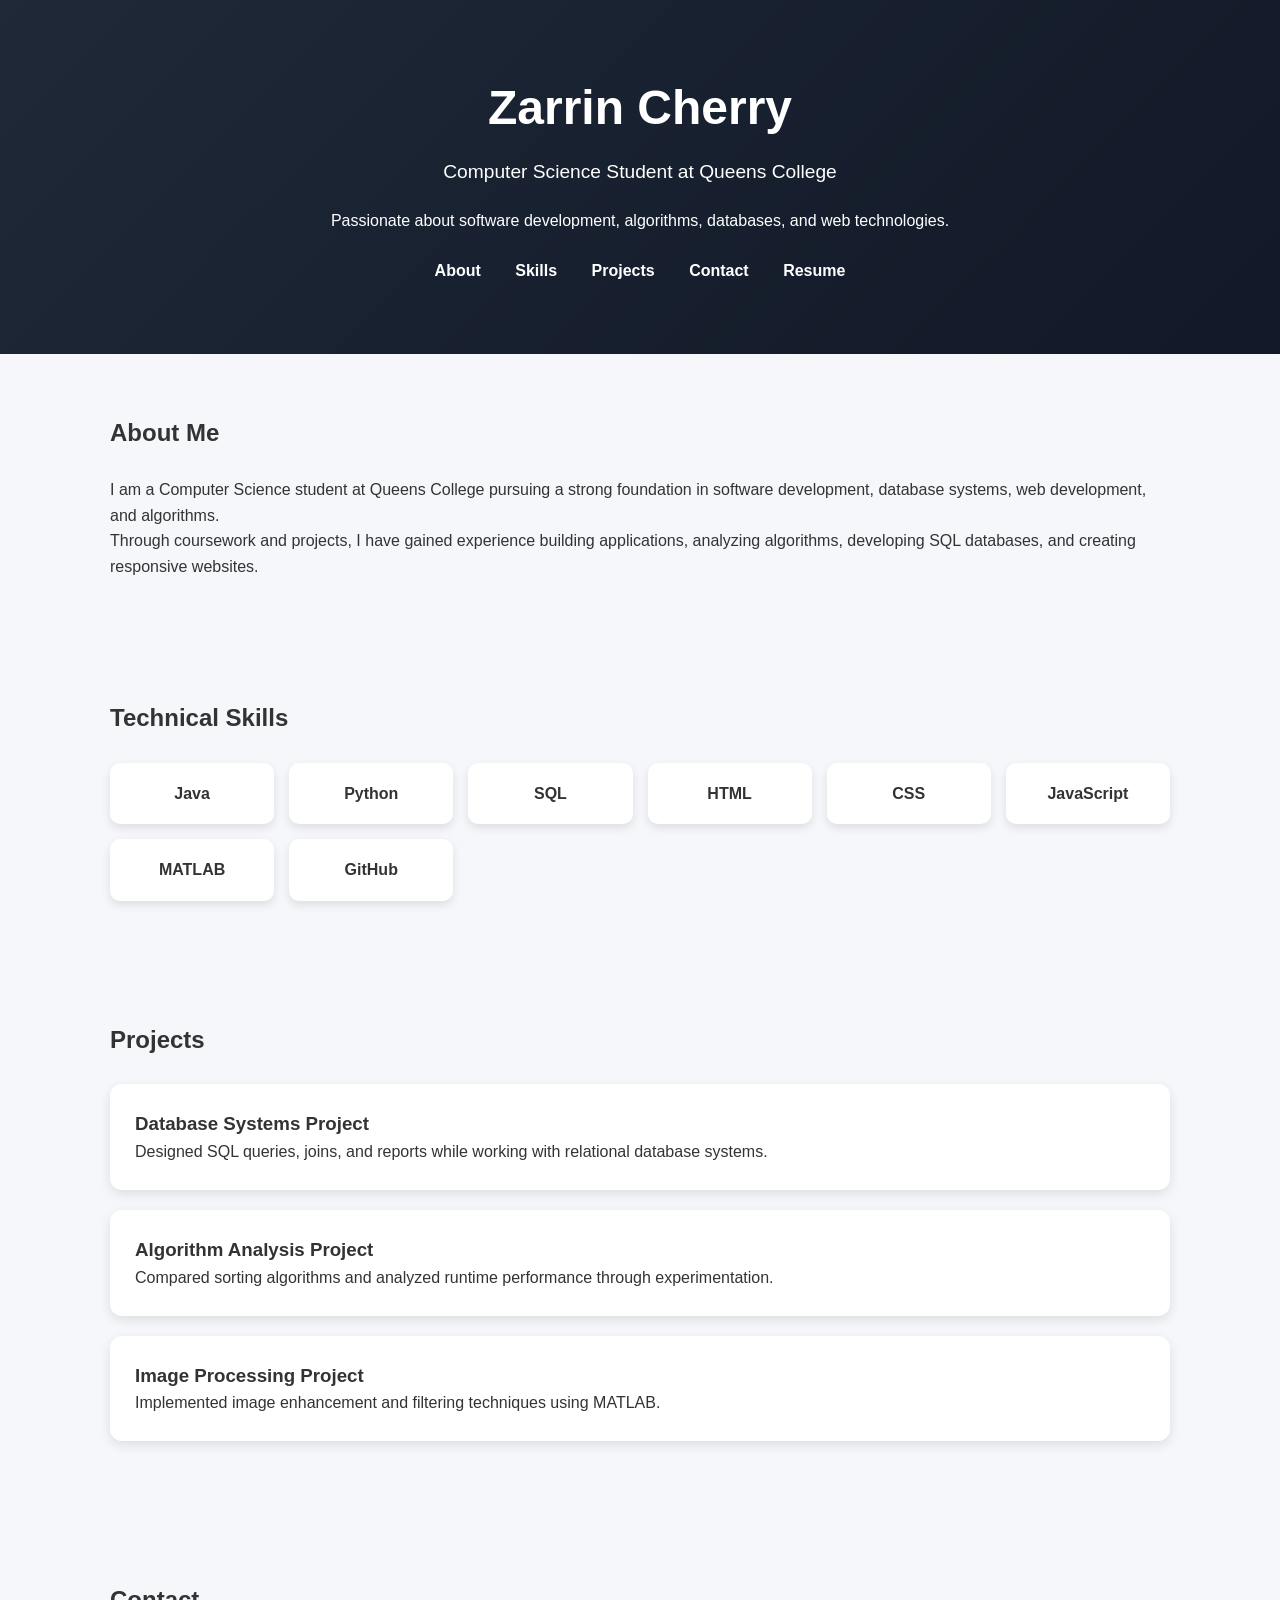
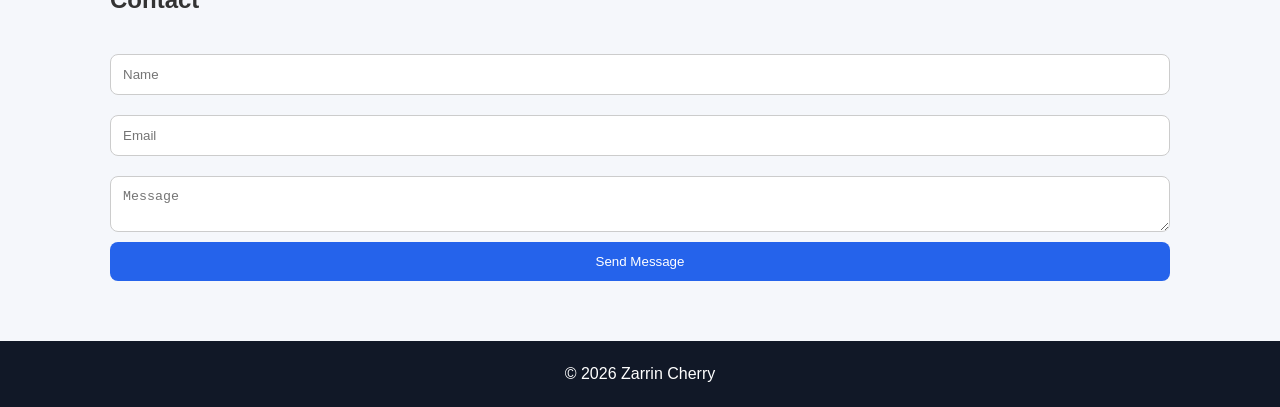
<file: index.html>
<!DOCTYPE html>
<html lang="en">
<head>
    <meta charset="UTF-8">
    <meta name="viewport" content="width=device-width, initial-scale=1.0">
    <title>Zarrin Cherry Portfolio</title>
    <link rel="stylesheet" href="style.css">
</head>
<body>

<header class="hero">
    <h1>Zarrin Cherry</h1>
    <p class="subtitle">Computer Science Student at Queens College</p>

    <p class="intro">
        Passionate about software development, algorithms,
        databases, and web technologies.
    </p>

    <nav>
        <a href="#about">About</a>
        <a href="#skills">Skills</a>
        <a href="#projects">Projects</a>
        <a href="#contact">Contact</a>
        <a href="resume.html">Resume</a>
    </nav>
</header>

<section id="about">
    <h2>About Me</h2>

    <p>
        I am a Computer Science student at Queens College pursuing
        a strong foundation in software development, database systems,
        web development, and algorithms.
    </p>

    <p>
        Through coursework and projects, I have gained experience
        building applications, analyzing algorithms, developing SQL
        databases, and creating responsive websites.
    </p>
</section>

<section id="skills">
    <h2>Technical Skills</h2>

    <div class="skills-grid">
        <div class="skill-card">Java</div>
        <div class="skill-card">Python</div>
        <div class="skill-card">SQL</div>
        <div class="skill-card">HTML</div>
        <div class="skill-card">CSS</div>
        <div class="skill-card">JavaScript</div>
        <div class="skill-card">MATLAB</div>
        <div class="skill-card">GitHub</div>
    </div>
</section>

<section id="projects">
    <h2>Projects</h2>

    <div class="card">
        <h3>Database Systems Project</h3>
        <p>
            Designed SQL queries, joins, and reports while working
            with relational database systems.
        </p>
    </div>

    <div class="card">
        <h3>Algorithm Analysis Project</h3>
        <p>
            Compared sorting algorithms and analyzed runtime
            performance through experimentation.
        </p>
    </div>

    <div class="card">
        <h3>Image Processing Project</h3>
        <p>
            Implemented image enhancement and filtering techniques
            using MATLAB.
        </p>
    </div>
</section>

<section id="contact">
    <h2>Contact</h2>

    <form id="contactForm">
        <input type="text" placeholder="Name" required>
        <input type="email" placeholder="Email" required>
        <textarea placeholder="Message" required></textarea>

        <button type="submit">Send Message</button>
    </form>
</section>

<footer>
    <p>© 2026 Zarrin Cherry</p>
</footer>

<script src="script.js"></script>

</body>
</html>
</file>
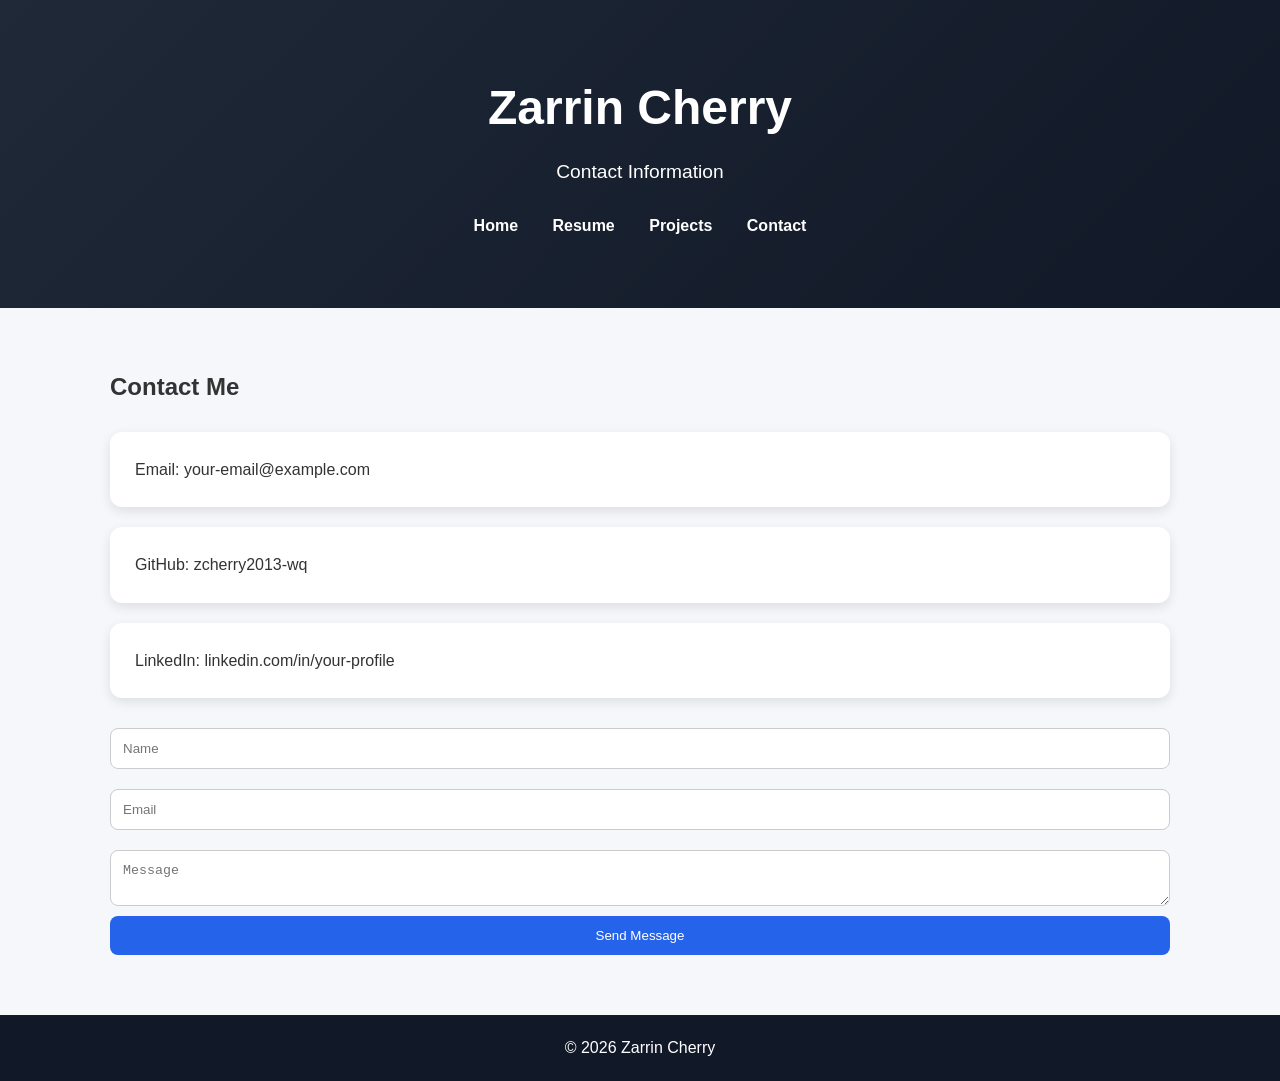
<file: contact.html>
<!DOCTYPE html>
<html lang="en">
<head>
<meta charset="UTF-8">
<meta name="viewport" content="width=device-width, initial-scale=1.0">
<title>Contact</title>
<link rel="stylesheet" href="style.css">
</head>
<body>

<header class="hero">
    <h1>Zarrin Cherry</h1>
    <p class="subtitle">Contact Information</p>

    <nav>
        <a href="index.html">Home</a>
        <a href="resume.html">Resume</a>
        <a href="projects.html">Projects</a>
        <a href="contact.html">Contact</a>
    </nav>
</header>

<section>

<h2>Contact Me</h2>

<div class="card">
    <p>Email: your-email@example.com</p>
</div>

<div class="card">
    <p>GitHub: zcherry2013-wq</p>
</div>

<div class="card">
    <p>LinkedIn: linkedin.com/in/your-profile</p>
</div>

<form id="contactForm">
    <input type="text" placeholder="Name" required>
    <input type="email" placeholder="Email" required>
    <textarea placeholder="Message" required></textarea>
    <button type="submit">Send Message</button>
</form>

</section>

<footer>
<p>© 2026 Zarrin Cherry</p>
</footer>

<script src="script.js"></script>

</body>
</html>
</file>
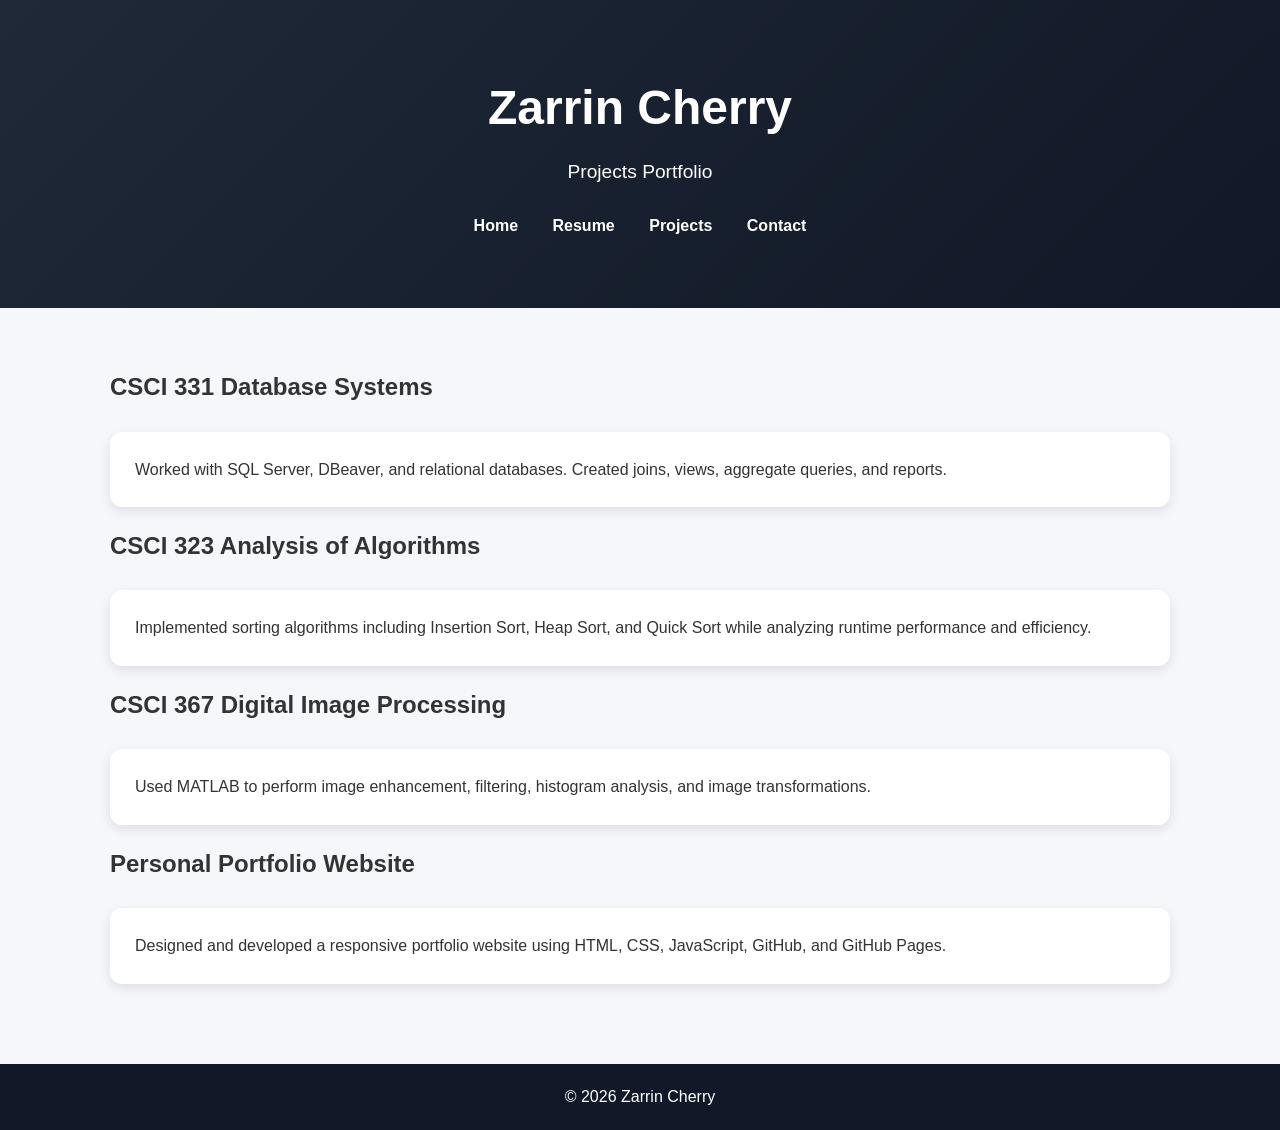
<file: projects.html>
<!DOCTYPE html>
<html lang="en">
<head>
<meta charset="UTF-8">
<meta name="viewport" content="width=device-width, initial-scale=1.0">
<title>Projects</title>
<link rel="stylesheet" href="style.css">
</head>
<body>

<header class="hero">
    <h1>Zarrin Cherry</h1>
    <p class="subtitle">Projects Portfolio</p>

    <nav>
        <a href="index.html">Home</a>
        <a href="resume.html">Resume</a>
        <a href="projects.html">Projects</a>
        <a href="contact.html">Contact</a>
    </nav>
</header>

<section>

<h2>CSCI 331 Database Systems</h2>

<div class="card">
    <p>
        Worked with SQL Server, DBeaver, and relational databases.
        Created joins, views, aggregate queries, and reports.
    </p>
</div>

<h2>CSCI 323 Analysis of Algorithms</h2>

<div class="card">
    <p>
        Implemented sorting algorithms including Insertion Sort,
        Heap Sort, and Quick Sort while analyzing runtime
        performance and efficiency.
    </p>
</div>

<h2>CSCI 367 Digital Image Processing</h2>

<div class="card">
    <p>
        Used MATLAB to perform image enhancement, filtering,
        histogram analysis, and image transformations.
    </p>
</div>

<h2>Personal Portfolio Website</h2>

<div class="card">
    <p>
        Designed and developed a responsive portfolio website
        using HTML, CSS, JavaScript, GitHub, and GitHub Pages.
    </p>
</div>

</section>

<footer>
<p>© 2026 Zarrin Cherry</p>
</footer>

</body>
</html>
</file>
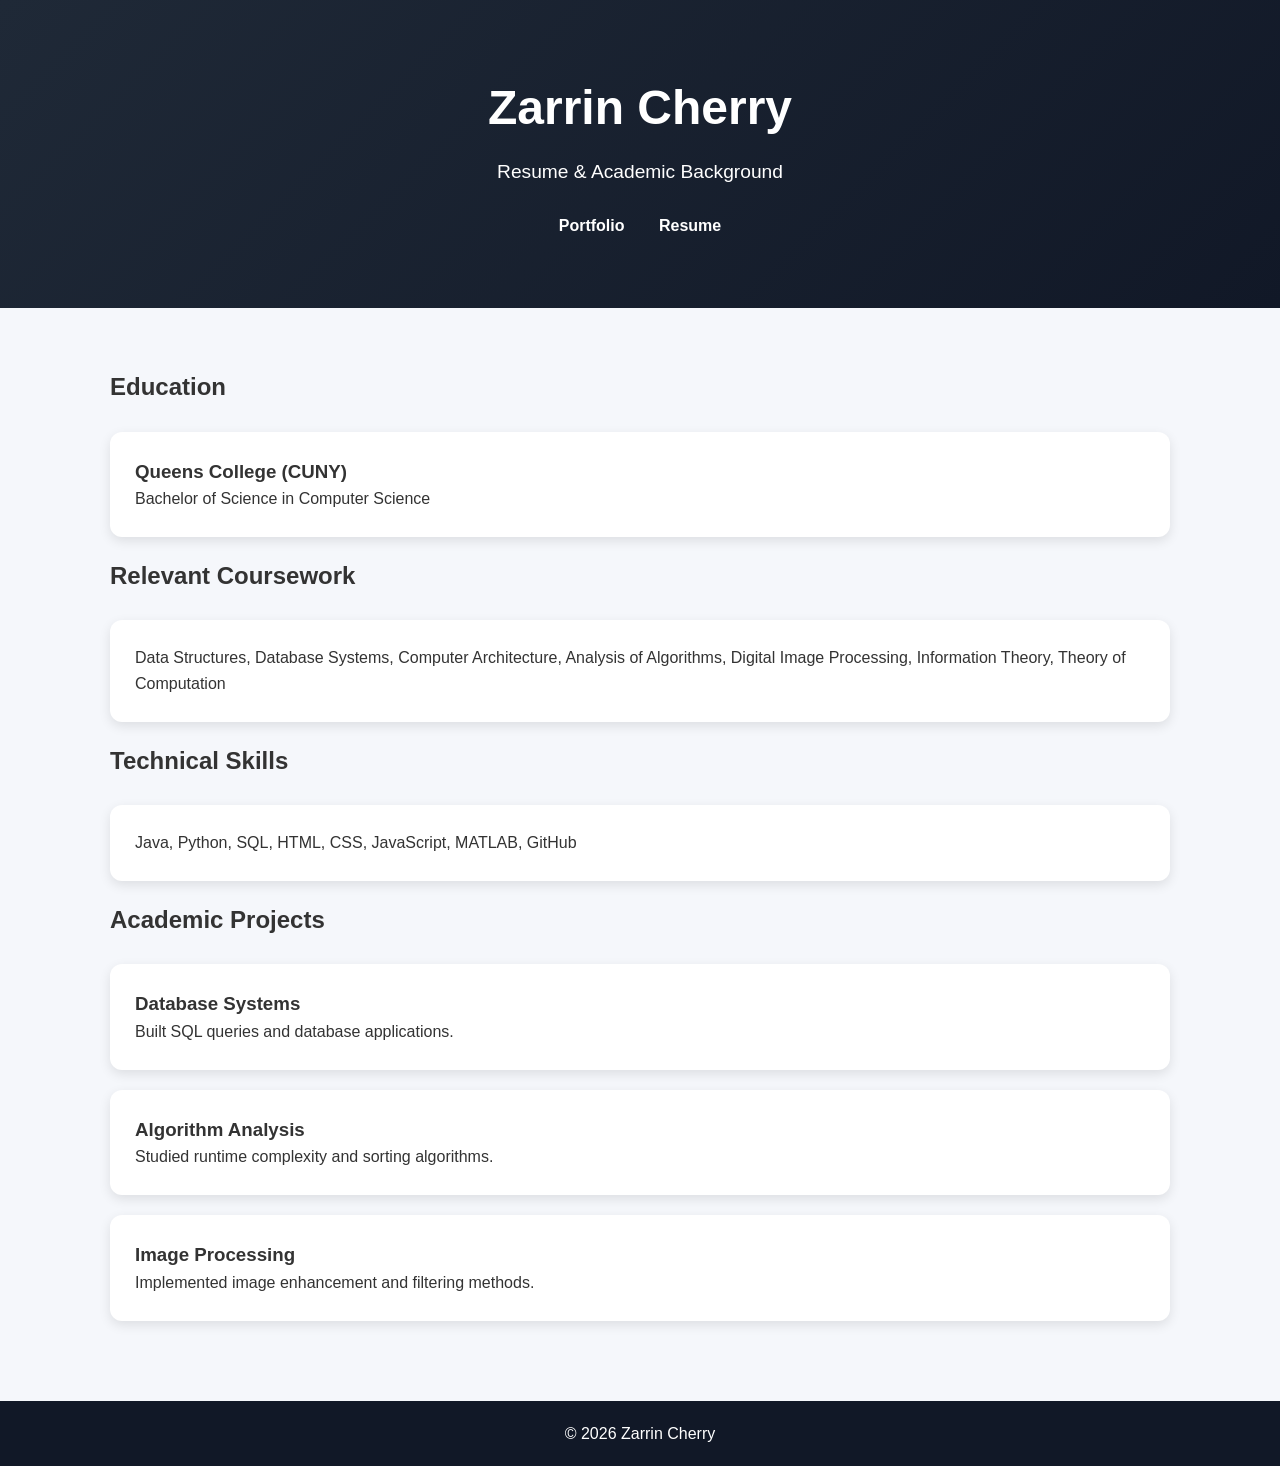
<file: resume.html>
<!DOCTYPE html>
<html lang="en">
<head>
<meta charset="UTF-8">
<meta name="viewport" content="width=device-width, initial-scale=1.0">
<title>Resume</title>
<link rel="stylesheet" href="style.css">
</head>
<body>

<header class="hero">
    <h1>Zarrin Cherry</h1>
    <p class="subtitle">Resume & Academic Background</p>

    <nav>
        <a href="index.html">Portfolio</a>
        <a href="resume.html">Resume</a>
    </nav>
</header>

<section>

<h2>Education</h2>

<div class="card">
    <h3>Queens College (CUNY)</h3>
    <p>Bachelor of Science in Computer Science</p>
</div>

<h2>Relevant Coursework</h2>

<div class="card">
    <p>
        Data Structures,
        Database Systems,
        Computer Architecture,
        Analysis of Algorithms,
        Digital Image Processing,
        Information Theory,
        Theory of Computation
    </p>
</div>

<h2>Technical Skills</h2>

<div class="card">
    <p>
        Java, Python, SQL, HTML, CSS,
        JavaScript, MATLAB, GitHub
    </p>
</div>

<h2>Academic Projects</h2>

<div class="card">
    <h3>Database Systems</h3>
    <p>Built SQL queries and database applications.</p>
</div>

<div class="card">
    <h3>Algorithm Analysis</h3>
    <p>Studied runtime complexity and sorting algorithms.</p>
</div>

<div class="card">
    <h3>Image Processing</h3>
    <p>Implemented image enhancement and filtering methods.</p>
</div>

</section>

<footer>
    <p>© 2026 Zarrin Cherry</p>
</footer>

</body>
</html>
</file>
<file: style.css>
*{
    margin:0;
    padding:0;
    box-sizing:border-box;
}

body{
    font-family:Arial,sans-serif;
    background:#f5f7fb;
    color:#333;
    line-height:1.6;
}

.hero{
    background:linear-gradient(135deg,#1f2937,#111827);
    color:white;
    text-align:center;
    padding:70px 20px;
}

.hero h1{
    font-size:3rem;
}

.subtitle{
    margin-top:10px;
    font-size:1.2rem;
}

.intro{
    max-width:700px;
    margin:20px auto;
}

nav{
    margin-top:25px;
}

nav a{
    color:white;
    text-decoration:none;
    margin:0 15px;
    font-weight:bold;
}

nav a:hover{
    color:#60a5fa;
}

section{
    max-width:1100px;
    margin:auto;
    padding:60px 20px;
}

h2{
    margin-bottom:25px;
}

.skills-grid{
    display:grid;
    grid-template-columns:repeat(auto-fit,minmax(150px,1fr));
    gap:15px;
}

.skill-card{
    background:white;
    padding:18px;
    text-align:center;
    border-radius:10px;
    box-shadow:0 4px 10px rgba(0,0,0,.1);
    font-weight:bold;
}

.card{
    background:white;
    padding:25px;
    margin-bottom:20px;
    border-radius:12px;
    box-shadow:0 4px 12px rgba(0,0,0,.1);
    transition:.3s;
}

.card:hover{
    transform:translateY(-5px);
}

form{
    display:flex;
    flex-direction:column;
}

input,
textarea{
    padding:12px;
    margin:10px 0;
    border:1px solid #ccc;
    border-radius:8px;
}

button{
    padding:12px;
    background:#2563eb;
    color:white;
    border:none;
    border-radius:8px;
    cursor:pointer;
}

button:hover{
    background:#1d4ed8;
}

footer{
    background:#111827;
    color:white;
    text-align:center;
    padding:20px;
}

@media(max-width:768px){

    .hero h1{
        font-size:2rem;
    }

    nav{
        display:flex;
        flex-direction:column;
        gap:10px;
    }
}
</file>
